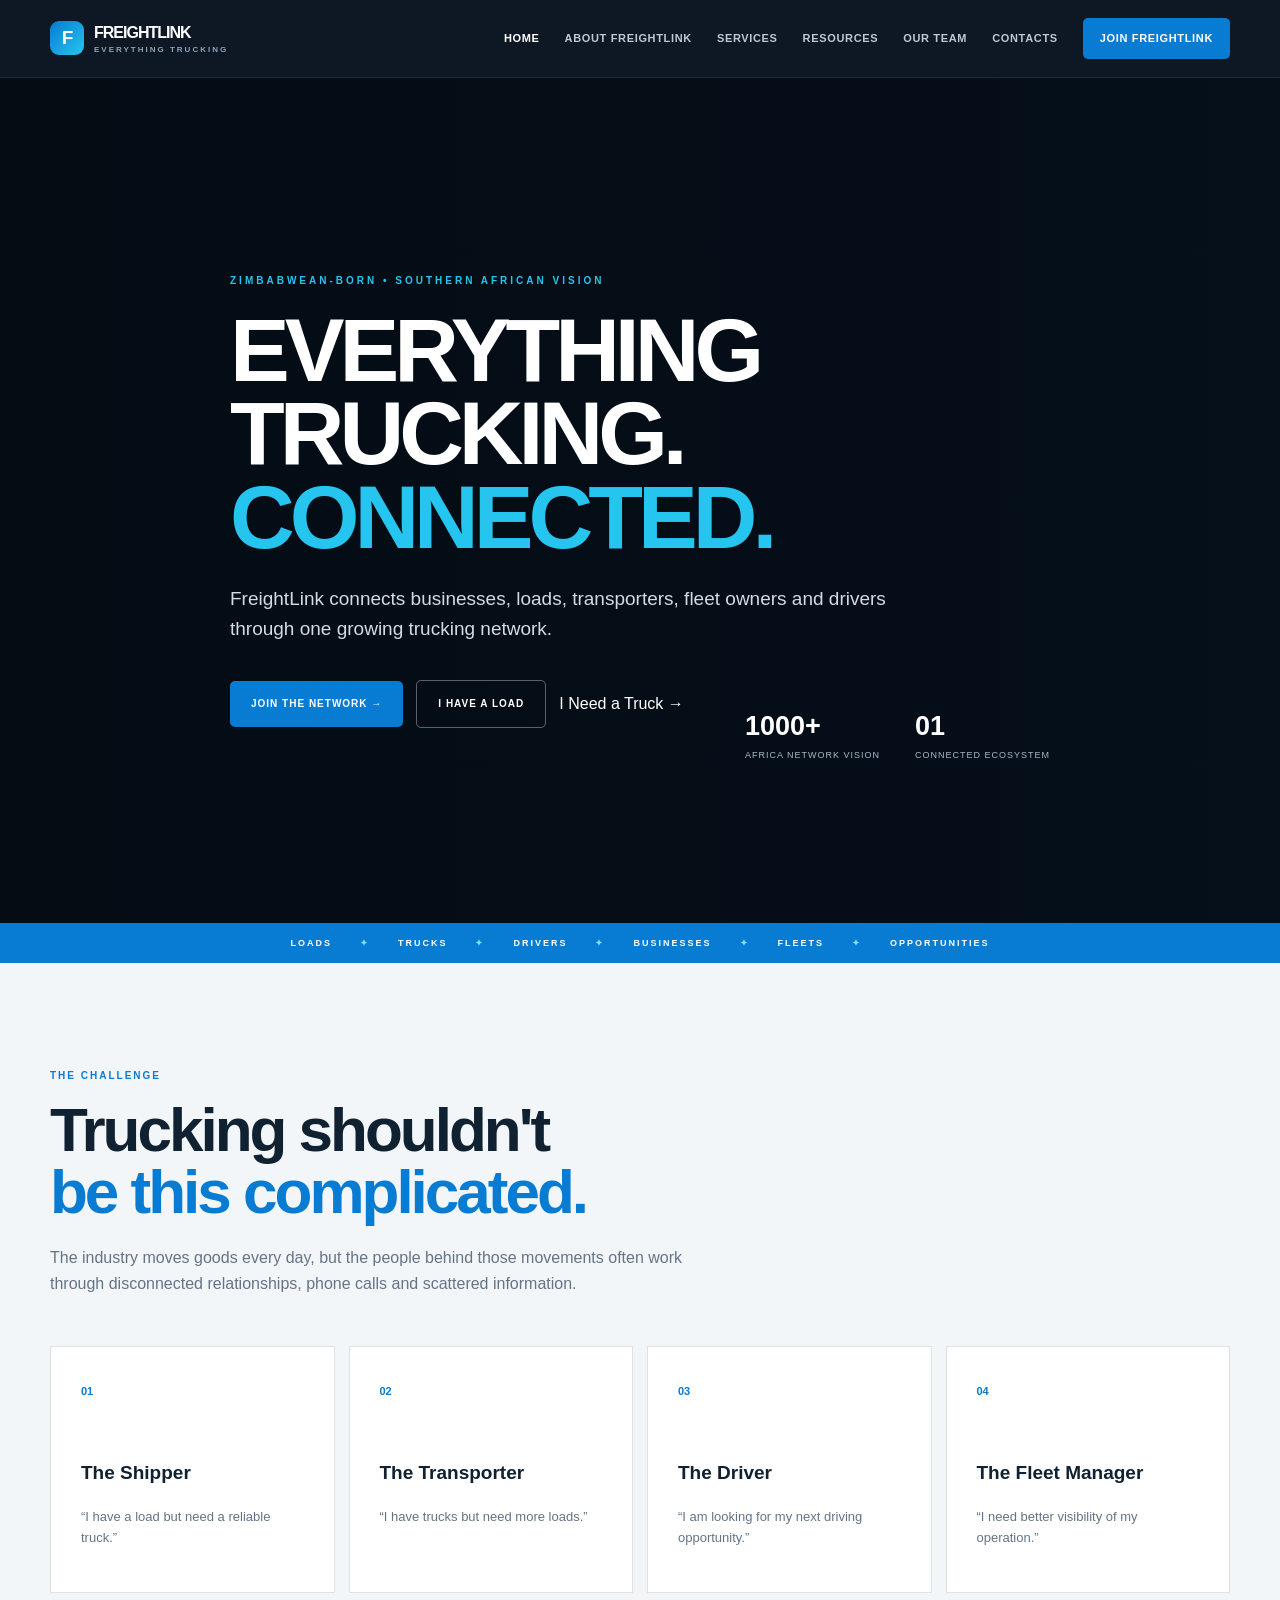
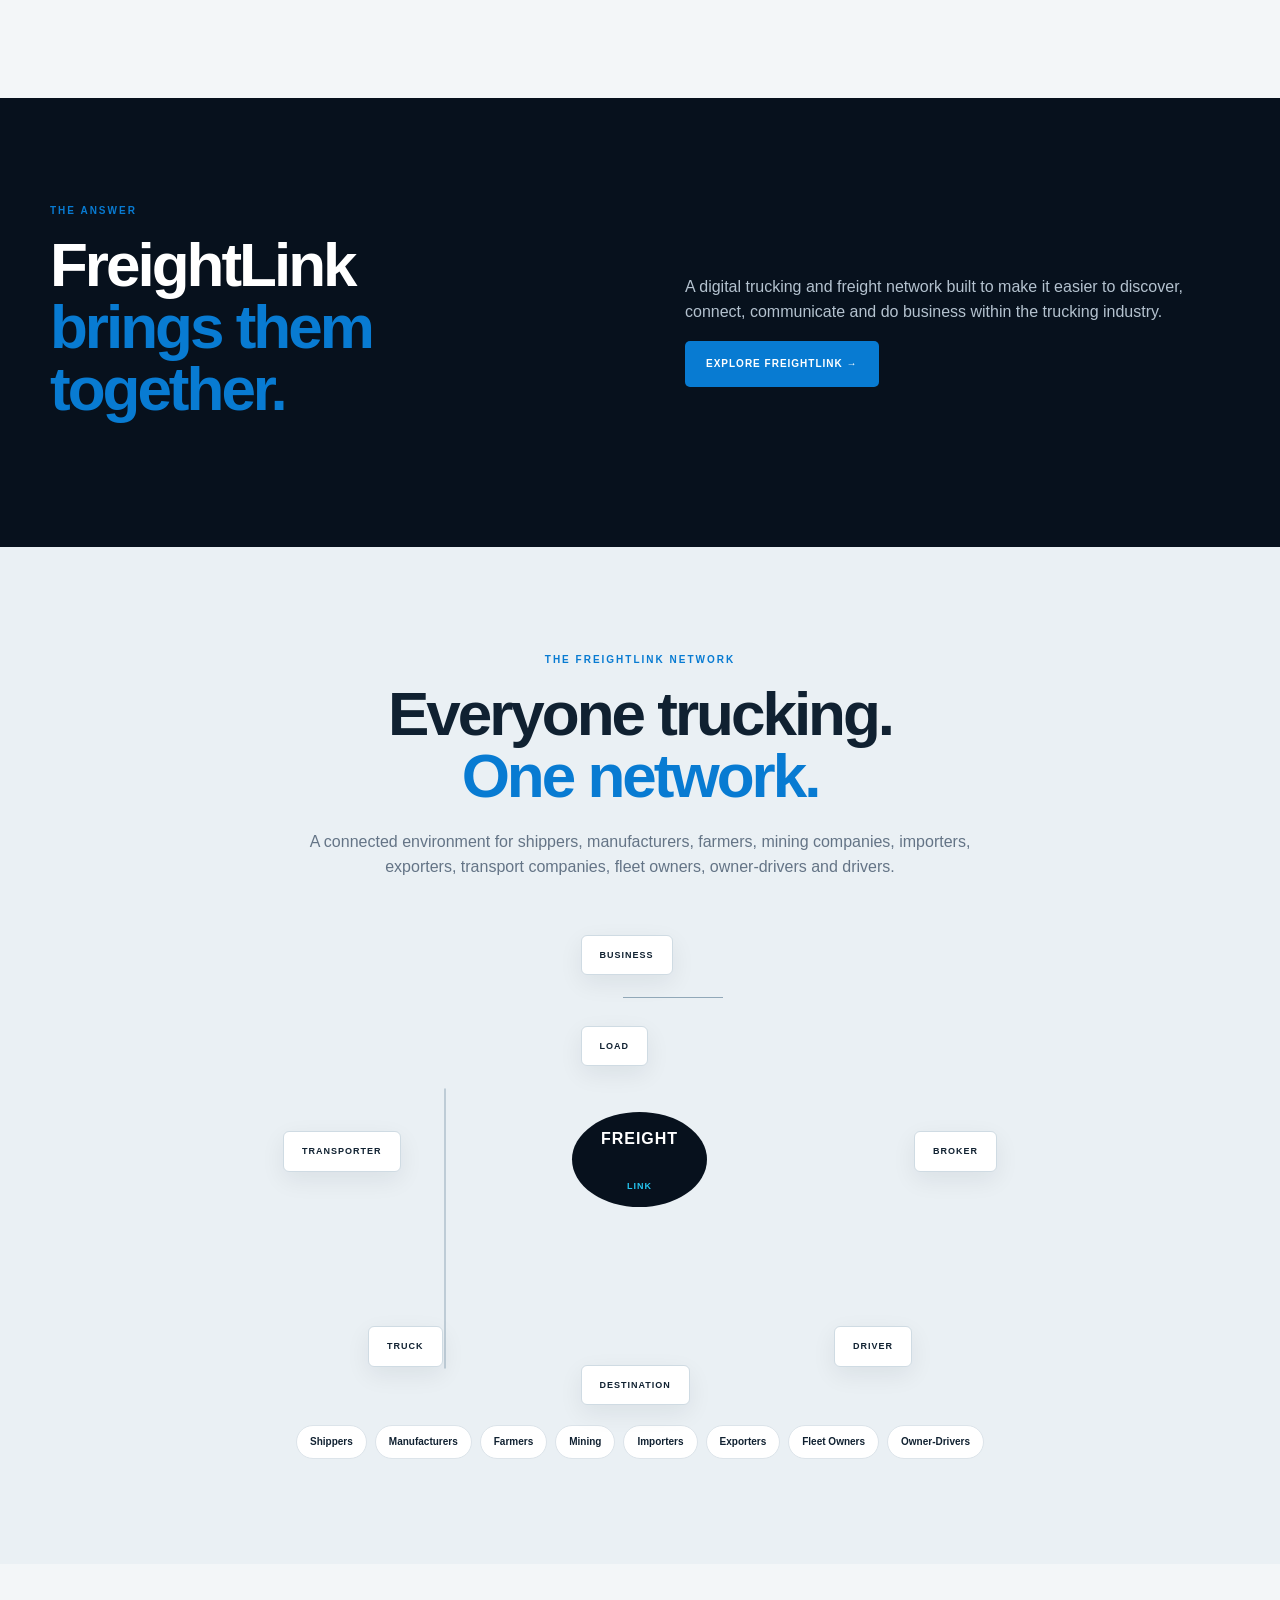
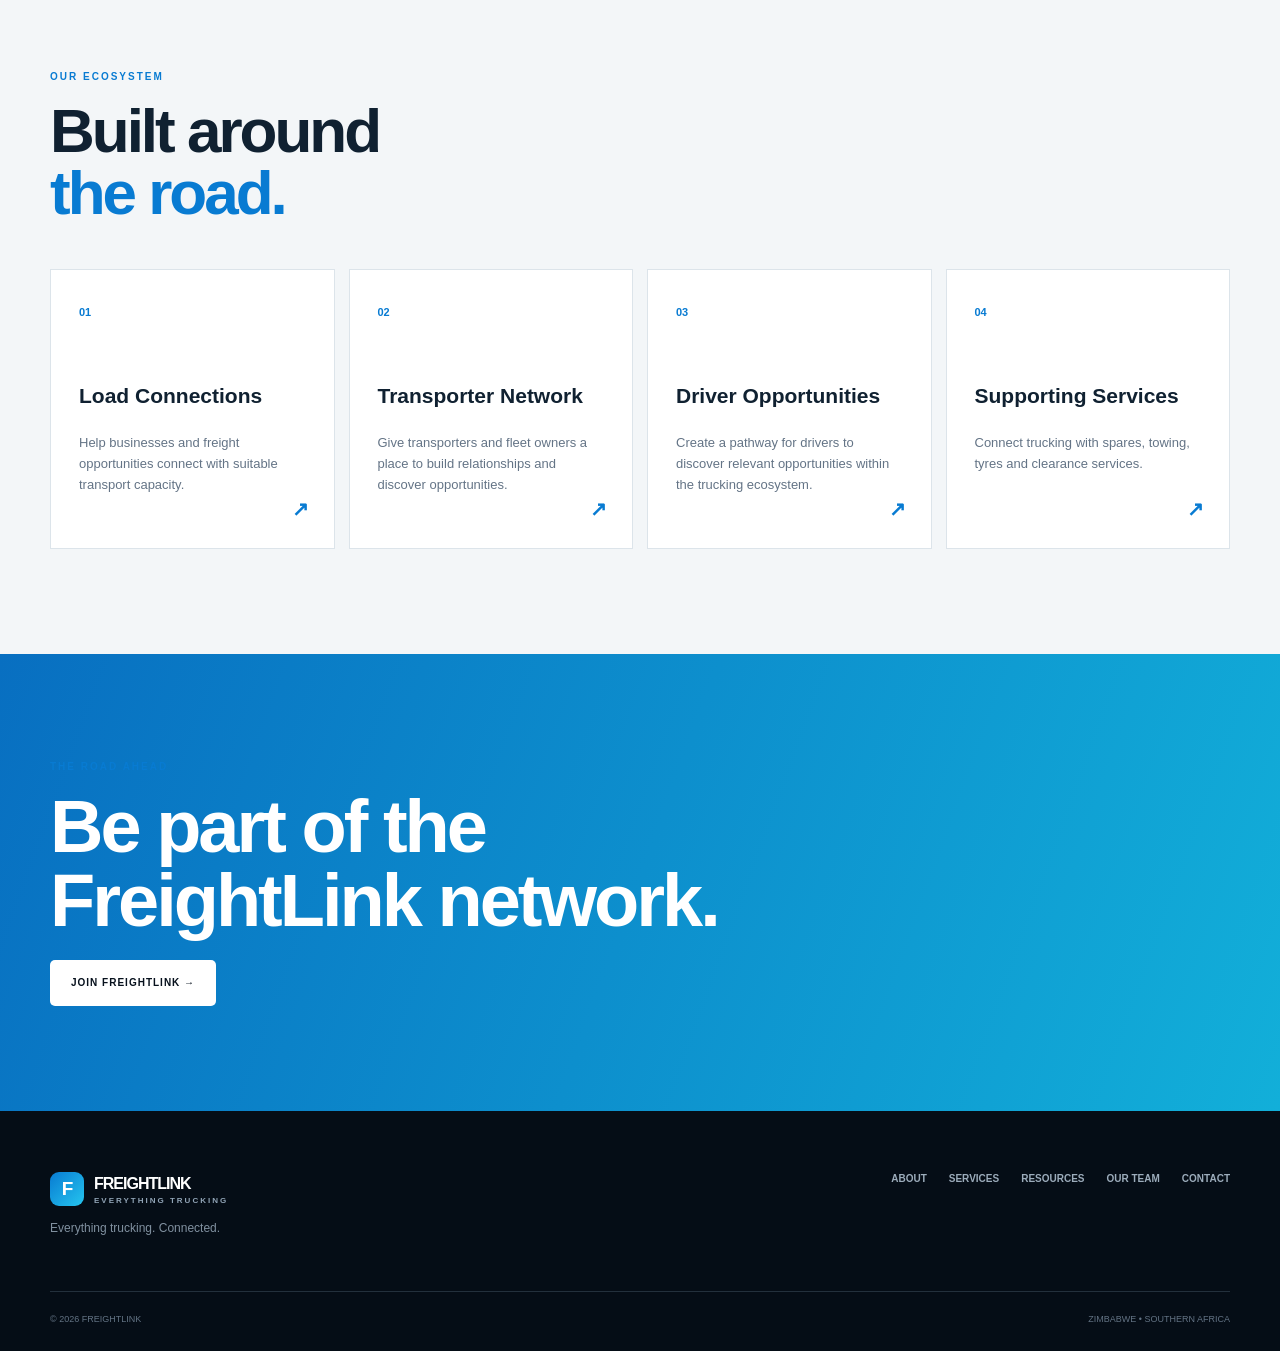
<file: index.html>
<!doctype html><html lang="en"><head><meta charset="utf-8"><meta name="viewport" content="width=device-width,initial-scale=1"><meta name="description" content="FreightLink — Everything Trucking. Connected."><title>FreightLink | Home</title><link rel="stylesheet" href="style.css"></head><body><header><a class="logo" href="index.html"><span class="logo-mark">F</span><span>FREIGHTLINK<small>EVERYTHING TRUCKING</small></span></a><button class="menu">☰</button><nav><a class="active" href="index.html">Home</a><a href="about.html">About FreightLink</a><a href="services.html">Services</a><a href="resources.html">Resources</a><a href="team.html">Our Team</a><a href="contact.html">Contacts</a><a class="join" href="contact.html">Join FreightLink</a></nav></header>
<section class="hero"><div class="hero-bg"></div><div class="wrap hero-content"><div class="tag">Zimbabwean-born • Southern African vision</div><h1>EVERYTHING TRUCKING.<br><span>CONNECTED.</span></h1><p>FreightLink connects businesses, loads, transporters, fleet owners and drivers through one growing trucking network.</p><div class="buttons"><a class="btn primary" href="contact.html">Join the Network →</a><a class="btn outline" href="contact.html">I Have a Load</a><a href="contact.html">I Need a Truck →</a></div><div class="hero-stats"><div><b>1000+</b><span>Africa Network Vision</span></div><div><b>01</b><span>Connected Ecosystem</span></div></div></div></section>
<div class="marquee"><span>LOADS</span><i>✦</i><span>TRUCKS</span><i>✦</i><span>DRIVERS</span><i>✦</i><span>BUSINESSES</span><i>✦</i><span>FLEETS</span><i>✦</i><span>OPPORTUNITIES</span></div>
<section><div class="wrap"><span class="eyebrow">THE CHALLENGE</span><h2>Trucking shouldn't<br><em>be this complicated.</em></h2><p class="lead">The industry moves goods every day, but the people behind those movements often work through disconnected relationships, phone calls and scattered information.</p><div class="problem-grid"><article class="problem-card"><span class="number">01</span><h3>The Shipper</h3><p>“I have a load but need a reliable truck.”</p></article><article class="problem-card"><span class="number">02</span><h3>The Transporter</h3><p>“I have trucks but need more loads.”</p></article><article class="problem-card"><span class="number">03</span><h3>The Driver</h3><p>“I am looking for my next driving opportunity.”</p></article><article class="problem-card"><span class="number">04</span><h3>The Fleet Manager</h3><p>“I need better visibility of my operation.”</p></article></div></div></section>
<section class="dark"><div class="wrap split"><div><span class="eyebrow">THE ANSWER</span><h2>FreightLink<br><em>brings them together.</em></h2></div><div><p class="lead">A digital trucking and freight network built to make it easier to discover, connect, communicate and do business within the trucking industry.</p><a class="btn primary" href="about.html">Explore FreightLink →</a></div></div></section>
<section class="network"><div class="wrap"><div style="text-align:center"><span class="eyebrow">THE FREIGHTLINK NETWORK</span><h2>Everyone trucking.<br><em>One network.</em></h2><p class="lead" style="margin:auto">A connected environment for shippers, manufacturers, farmers, mining companies, importers, exporters, transport companies, fleet owners, owner-drivers and drivers.</p></div><div class="network-map"><div class="node a">BUSINESS</div><div class="node b">LOAD</div><div class="node c">TRANSPORTER</div><div class="node d">BROKER</div><div class="node e">TRUCK</div><div class="node f">DRIVER</div><div class="node g">DESTINATION</div><div class="core">FREIGHT<br><span>LINK</span></div><div class="connector c1"></div><div class="connector c2"></div></div><div class="pills"><span class="pill">Shippers</span><span class="pill">Manufacturers</span><span class="pill">Farmers</span><span class="pill">Mining</span><span class="pill">Importers</span><span class="pill">Exporters</span><span class="pill">Fleet Owners</span><span class="pill">Owner-Drivers</span></div></div></section>
<section><div class="wrap"><span class="eyebrow">OUR ECOSYSTEM</span><h2>Built around<br><em>the road.</em></h2><div class="services"><a class="service" href="services.html"><span class="number">01</span><h3>Load Connections</h3><p>Help businesses and freight opportunities connect with suitable transport capacity.</p><b>↗</b></a><a class="service" href="services.html"><span class="number">02</span><h3>Transporter Network</h3><p>Give transporters and fleet owners a place to build relationships and discover opportunities.</p><b>↗</b></a><a class="service" href="services.html"><span class="number">03</span><h3>Driver Opportunities</h3><p>Create a pathway for drivers to discover relevant opportunities within the trucking ecosystem.</p><b>↗</b></a><a class="service" href="services.html"><span class="number">04</span><h3>Supporting Services</h3><p>Connect trucking with spares, towing, tyres and clearance services.</p><b>↗</b></a></div></div></section>
<section class="banner"><div class="wrap"><span class="eyebrow">THE ROAD AHEAD</span><h2>Be part of the<br><em>FreightLink network.</em></h2><a class="btn white" href="contact.html">Join FreightLink →</a></div></section>
<footer><div class="wrap foot-top"><div><a class="logo" href="index.html"><span class="logo-mark">F</span><span>FREIGHTLINK<small>EVERYTHING TRUCKING</small></span></a><p style="color:#8191a0;font-size:12px">Everything trucking. Connected.</p></div><div class="foot-links"><a href="about.html">About</a><a href="services.html">Services</a><a href="resources.html">Resources</a><a href="team.html">Our Team</a><a href="contact.html">Contact</a></div></div><div class="wrap foot-bottom"><span>© 2026 FreightLink</span><span>Zimbabwe • Southern Africa</span></div></footer><script src="main.js"></script></body></html>
</file>
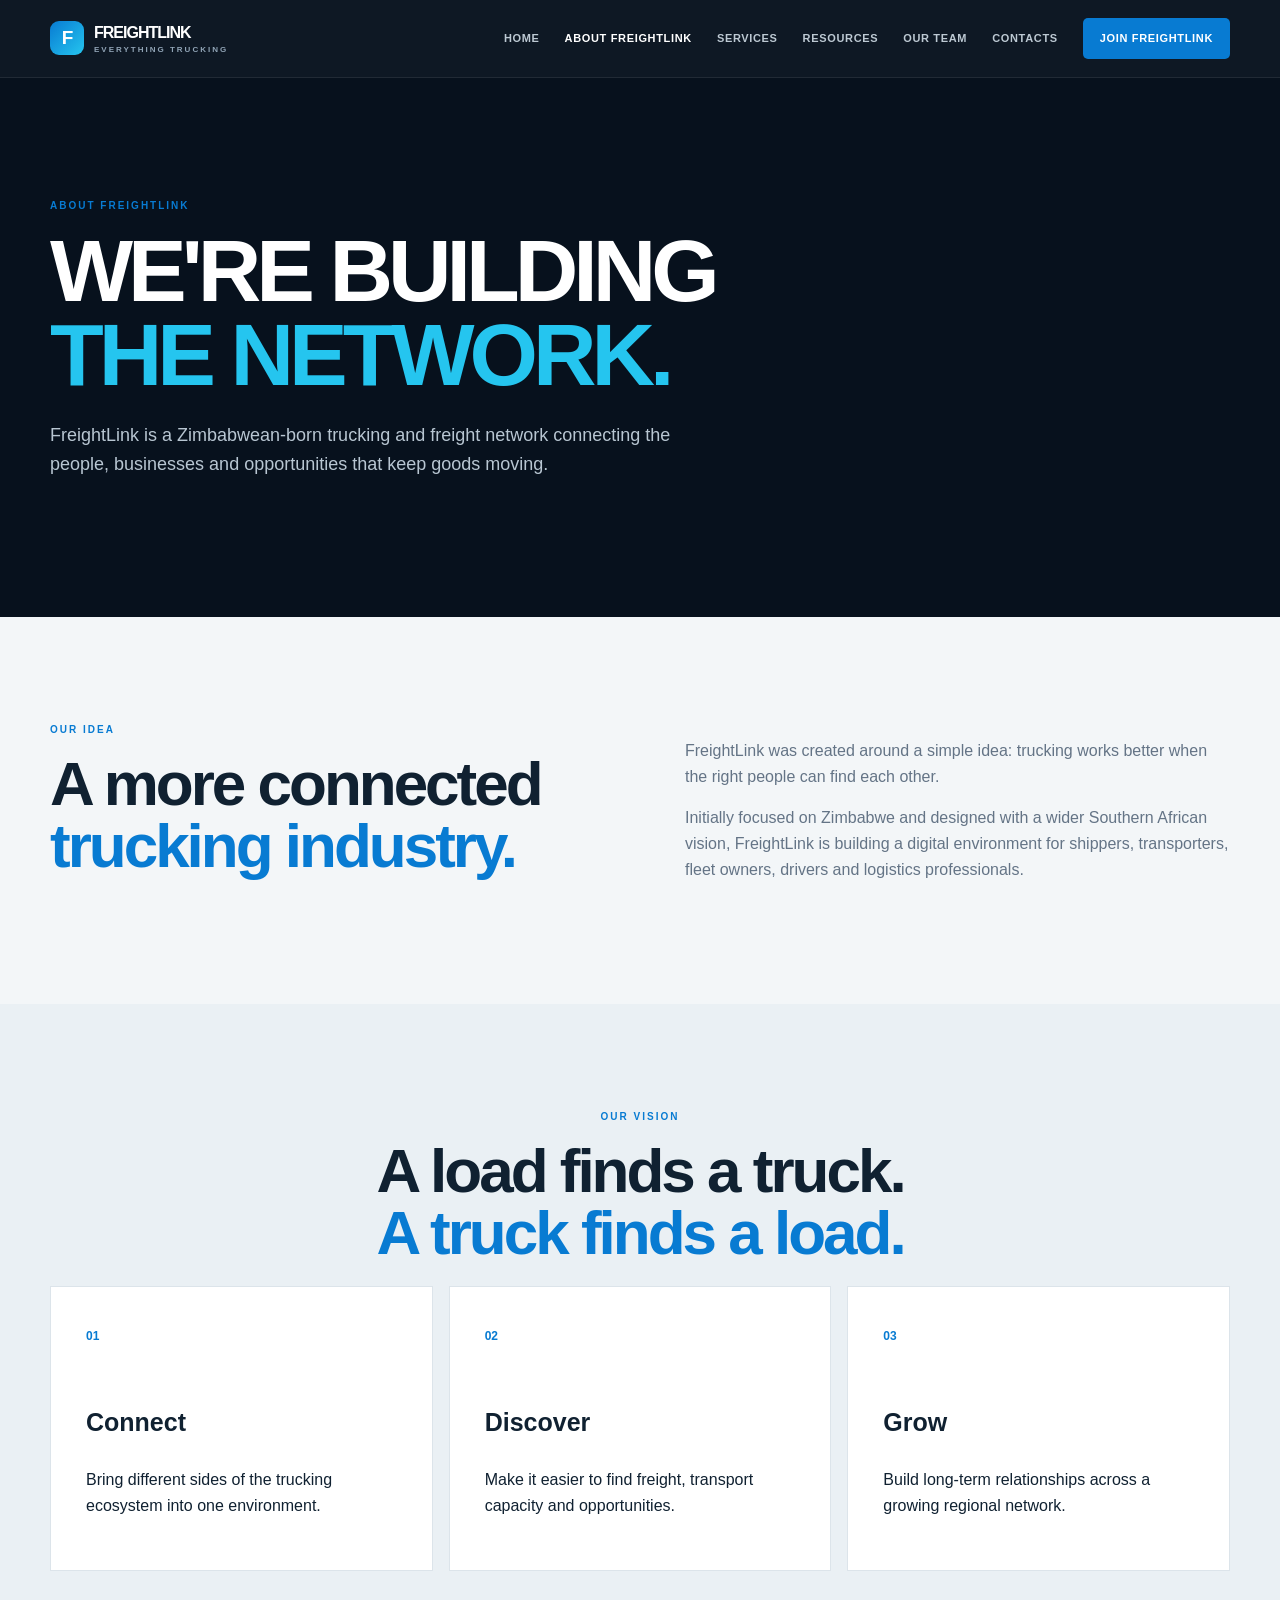
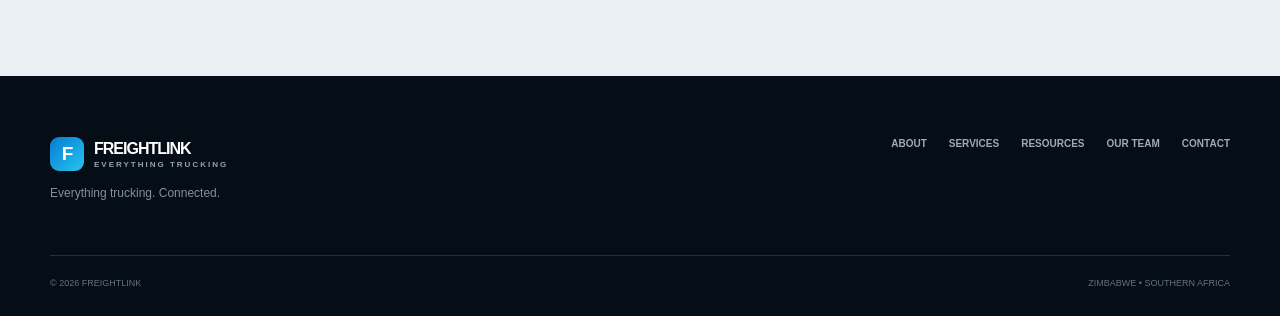
<file: about.html>
<!doctype html><html lang="en"><head><meta charset="utf-8"><meta name="viewport" content="width=device-width,initial-scale=1"><meta name="description" content="FreightLink — Everything Trucking. Connected."><title>FreightLink | ABOUT FREIGHTLINK</title><link rel="stylesheet" href="style.css"></head><body><header><a class="logo" href="index.html"><span class="logo-mark">F</span><span>FREIGHTLINK<small>EVERYTHING TRUCKING</small></span></a><button class="menu">☰</button><nav><a href="index.html">Home</a><a class="active" href="about.html">About FreightLink</a><a href="services.html">Services</a><a href="resources.html">Resources</a><a href="team.html">Our Team</a><a href="contact.html">Contacts</a><a class="join" href="contact.html">Join FreightLink</a></nav></header><section class="page-hero"><div class="wrap"><span class="eyebrow">ABOUT FREIGHTLINK</span><h1>WE'RE BUILDING<br><span>THE NETWORK.</span></h1><p>FreightLink is a Zimbabwean-born trucking and freight network connecting the people, businesses and opportunities that keep goods moving.</p></div></section><section><div class="wrap split"><div><span class="eyebrow">OUR IDEA</span><h2>A more connected<br><em>trucking industry.</em></h2></div><div><p class="lead">FreightLink was created around a simple idea: trucking works better when the right people can find each other.</p><p class="lead">Initially focused on Zimbabwe and designed with a wider Southern African vision, FreightLink is building a digital environment for shippers, transporters, fleet owners, drivers and logistics professionals.</p></div></div></section><section class="network"><div class="wrap"><div style="text-align:center"><span class="eyebrow">OUR VISION</span><h2>A load finds a truck.<br><em>A truck finds a load.</em></h2></div><div class="cards3"><div class="info-card"><strong>01</strong><h3>Connect</h3><p>Bring different sides of the trucking ecosystem into one environment.</p></div><div class="info-card"><strong>02</strong><h3>Discover</h3><p>Make it easier to find freight, transport capacity and opportunities.</p></div><div class="info-card"><strong>03</strong><h3>Grow</h3><p>Build long-term relationships across a growing regional network.</p></div></div></div></section><footer><div class="wrap foot-top"><div><a class="logo" href="index.html"><span class="logo-mark">F</span><span>FREIGHTLINK<small>EVERYTHING TRUCKING</small></span></a><p style="color:#8191a0;font-size:12px">Everything trucking. Connected.</p></div><div class="foot-links"><a href="about.html">About</a><a href="services.html">Services</a><a href="resources.html">Resources</a><a href="team.html">Our Team</a><a href="contact.html">Contact</a></div></div><div class="wrap foot-bottom"><span>© 2026 FreightLink</span><span>Zimbabwe • Southern Africa</span></div></footer><script src="main.js"></script></body></html>
</file>
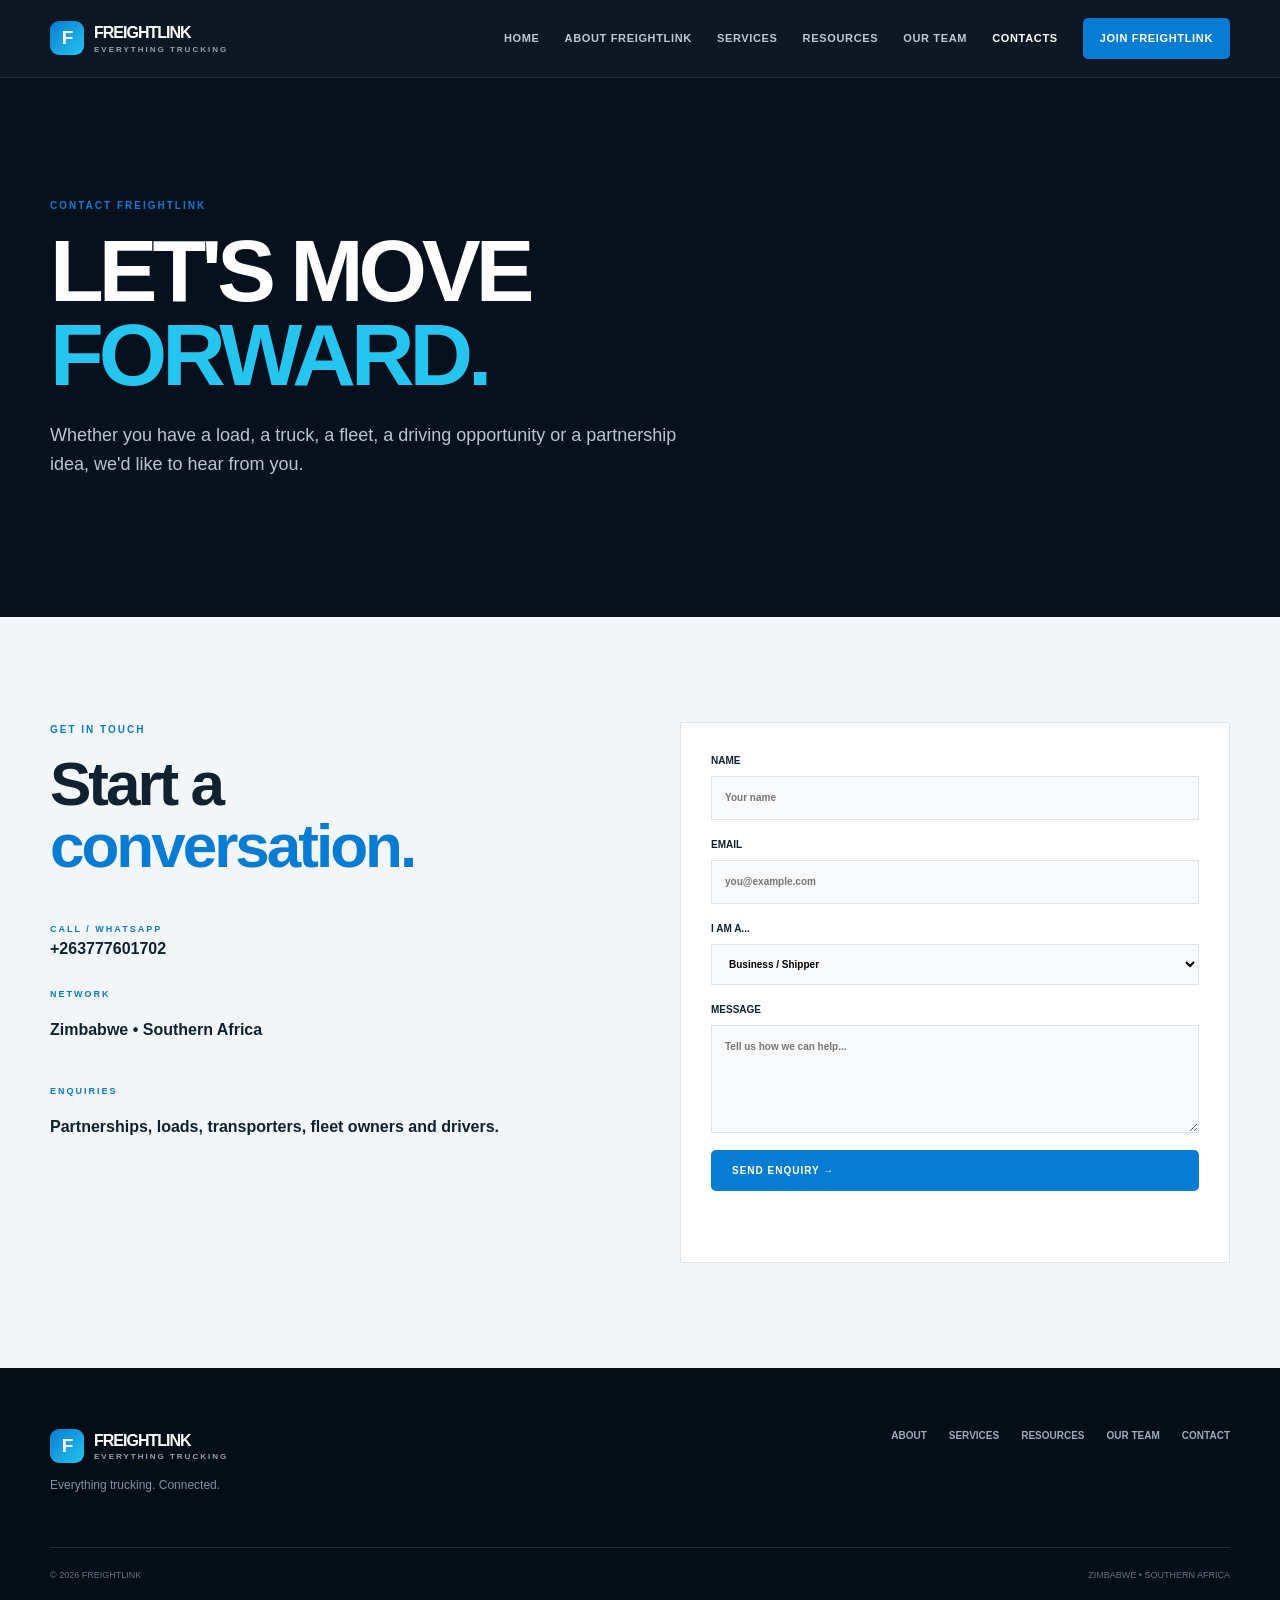
<file: contact.html>
<!doctype html><html lang="en"><head><meta charset="utf-8"><meta name="viewport" content="width=device-width,initial-scale=1"><meta name="description" content="FreightLink — Everything Trucking. Connected."><title>FreightLink | CONTACT FREIGHTLINK</title><link rel="stylesheet" href="style.css"></head><body><header><a class="logo" href="index.html"><span class="logo-mark">F</span><span>FREIGHTLINK<small>EVERYTHING TRUCKING</small></span></a><button class="menu">☰</button><nav><a href="index.html">Home</a><a href="about.html">About FreightLink</a><a href="services.html">Services</a><a href="resources.html">Resources</a><a href="team.html">Our Team</a><a class="active" href="contact.html">Contacts</a><a class="join" href="contact.html">Join FreightLink</a></nav></header><section class="page-hero"><div class="wrap"><span class="eyebrow">CONTACT FREIGHTLINK</span><h1>LET'S MOVE<br><span>FORWARD.</span></h1><p>Whether you have a load, a truck, a fleet, a driving opportunity or a partnership idea, we'd like to hear from you.</p></div></section><section><div class="wrap contact"><div><span class="eyebrow">GET IN TOUCH</span><h2>Start a<br><em>conversation.</em></h2><div class="details"><div><small>CALL / WHATSAPP</small><a href="tel:+447471414930</a>+447471414930/<a href="tel:+263777601702">+263777601702</a></div><div><small>NETWORK</small><p>Zimbabwe • Southern Africa</p></div><div><small>ENQUIRIES</small><p>Partnerships, loads, transporters, fleet owners and drivers.</p></div></div></div><form class="form" onsubmit="return demoForm(event)"><label>Name<input required placeholder="Your name"></label><label>Email<input required type="email" placeholder="you@example.com"></label><label>I am a...<select><option>Business / Shipper</option><option>Transporter / Fleet Owner</option><option>Driver</option><option>Logistics Professional</option><option>Potential Partner</option></select></label><label>Message<textarea required rows="5" placeholder="Tell us how we can help..."></textarea></label><button class="btn primary">Send Enquiry →</button><p class="success"></p></form></div></section><footer><div class="wrap foot-top"><div><a class="logo" href="index.html"><span class="logo-mark">F</span><span>FREIGHTLINK<small>EVERYTHING TRUCKING</small></span></a><p style="color:#8191a0;font-size:12px">Everything trucking. Connected.</p></div><div class="foot-links"><a href="about.html">About</a><a href="services.html">Services</a><a href="resources.html">Resources</a><a href="team.html">Our Team</a><a href="contact.html">Contact</a></div></div><div class="wrap foot-bottom"><span>© 2026 FreightLink</span><span>Zimbabwe • Southern Africa</span></div></footer><script src="main.js"></script></body></html>
</file>
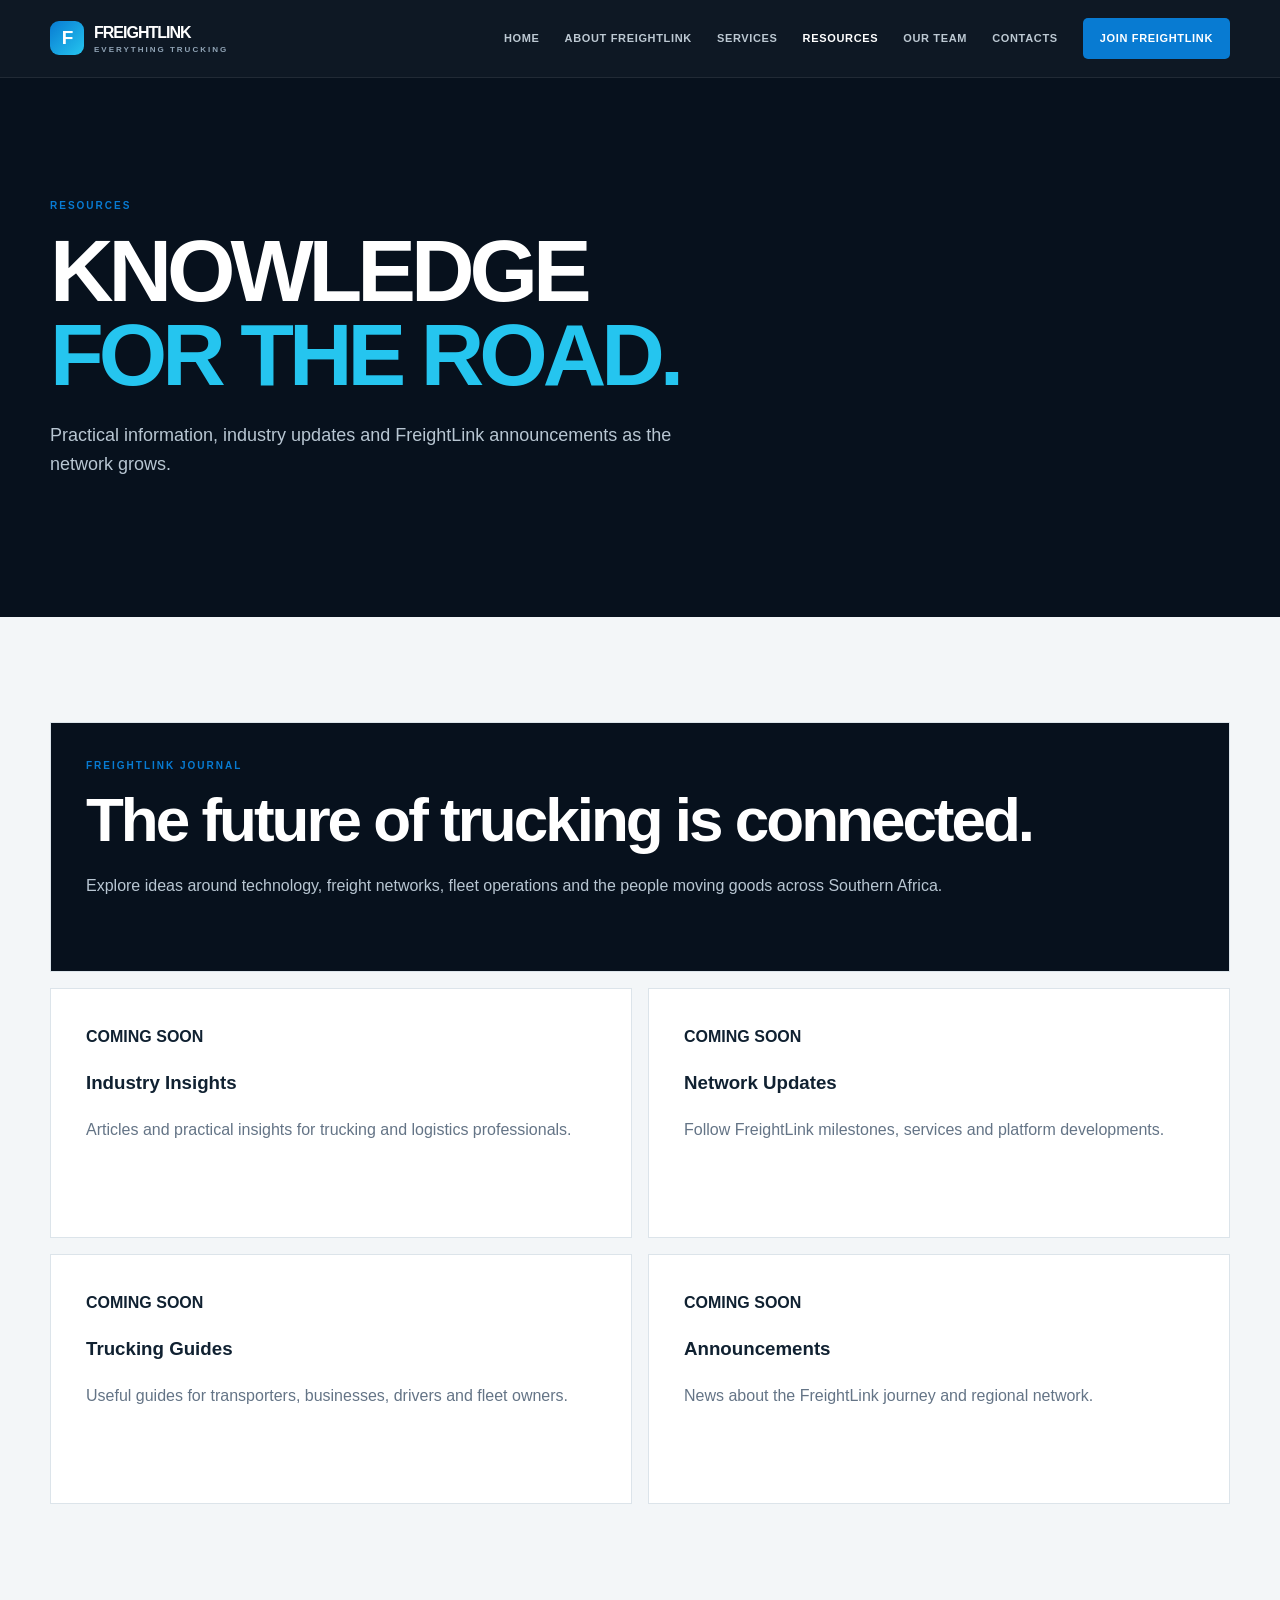
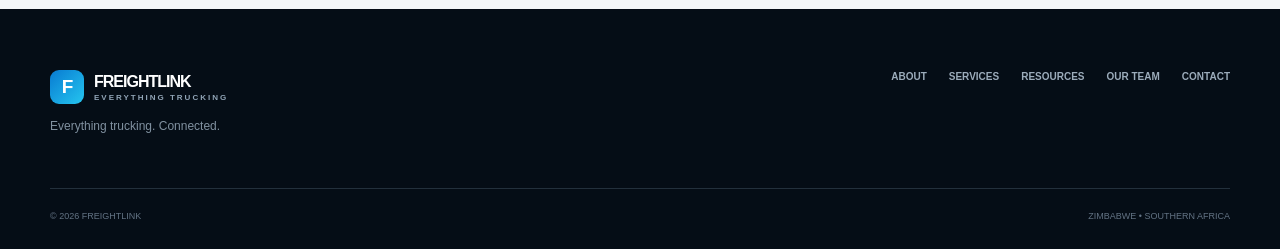
<file: resources.html>
<!doctype html><html lang="en"><head><meta charset="utf-8"><meta name="viewport" content="width=device-width,initial-scale=1"><meta name="description" content="FreightLink — Everything Trucking. Connected."><title>FreightLink | RESOURCES</title><link rel="stylesheet" href="style.css"></head><body><header><a class="logo" href="index.html"><span class="logo-mark">F</span><span>FREIGHTLINK<small>EVERYTHING TRUCKING</small></span></a><button class="menu">☰</button><nav><a href="index.html">Home</a><a href="about.html">About FreightLink</a><a href="services.html">Services</a><a class="active" href="resources.html">Resources</a><a href="team.html">Our Team</a><a href="contact.html">Contacts</a><a class="join" href="contact.html">Join FreightLink</a></nav></header><section class="page-hero"><div class="wrap"><span class="eyebrow">RESOURCES</span><h1>KNOWLEDGE<br><span>FOR THE ROAD.</span></h1><p>Practical information, industry updates and FreightLink announcements as the network grows.</p></div></section><section><div class="wrap resources"><article class="resource feature"><span class="eyebrow">FREIGHTLINK JOURNAL</span><h2>The future of trucking is connected.</h2><p>Explore ideas around technology, freight networks, fleet operations and the people moving goods across Southern Africa.</p></article><article class="resource"><strong>COMING SOON</strong><h3>Industry Insights</h3><p>Articles and practical insights for trucking and logistics professionals.</p></article><article class="resource"><strong>COMING SOON</strong><h3>Network Updates</h3><p>Follow FreightLink milestones, services and platform developments.</p></article><article class="resource"><strong>COMING SOON</strong><h3>Trucking Guides</h3><p>Useful guides for transporters, businesses, drivers and fleet owners.</p></article><article class="resource"><strong>COMING SOON</strong><h3>Announcements</h3><p>News about the FreightLink journey and regional network.</p></article></div></section><footer><div class="wrap foot-top"><div><a class="logo" href="index.html"><span class="logo-mark">F</span><span>FREIGHTLINK<small>EVERYTHING TRUCKING</small></span></a><p style="color:#8191a0;font-size:12px">Everything trucking. Connected.</p></div><div class="foot-links"><a href="about.html">About</a><a href="services.html">Services</a><a href="resources.html">Resources</a><a href="team.html">Our Team</a><a href="contact.html">Contact</a></div></div><div class="wrap foot-bottom"><span>© 2026 FreightLink</span><span>Zimbabwe • Southern Africa</span></div></footer><script src="main.js"></script></body></html>
</file>
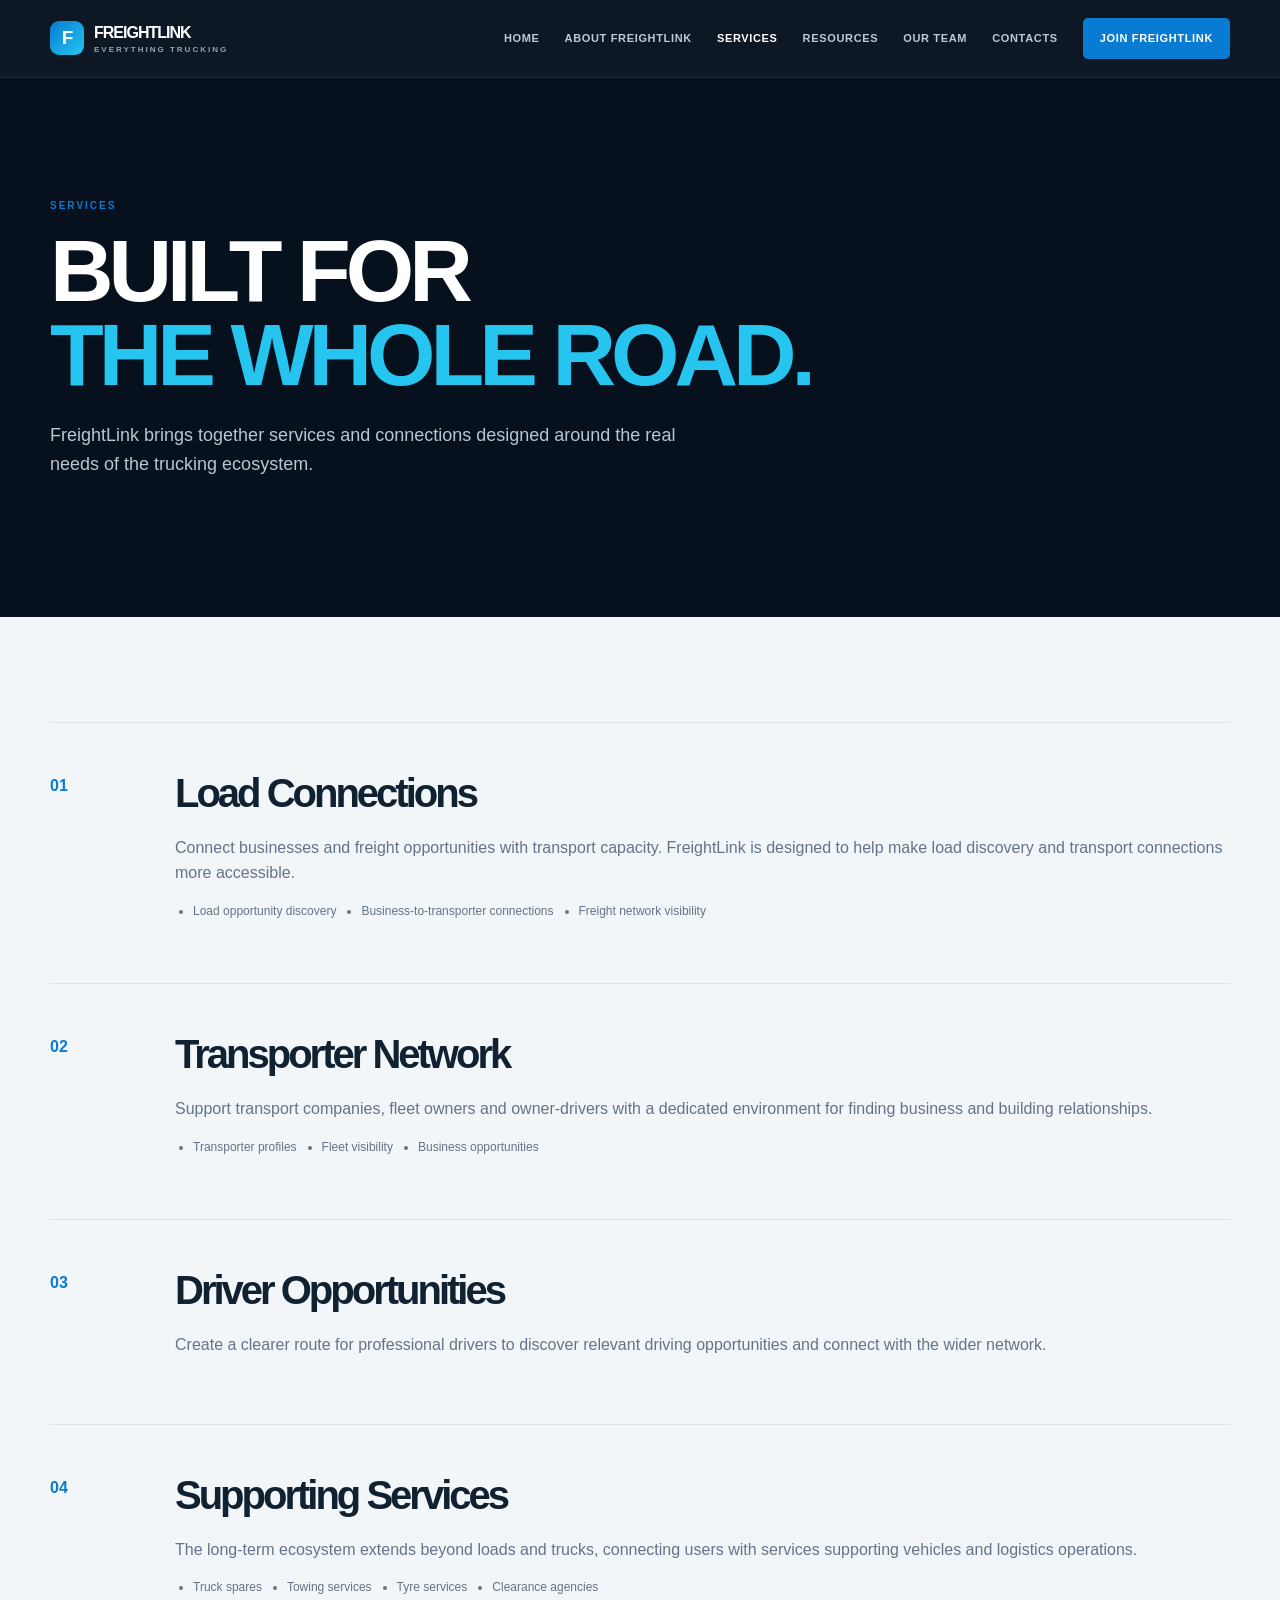
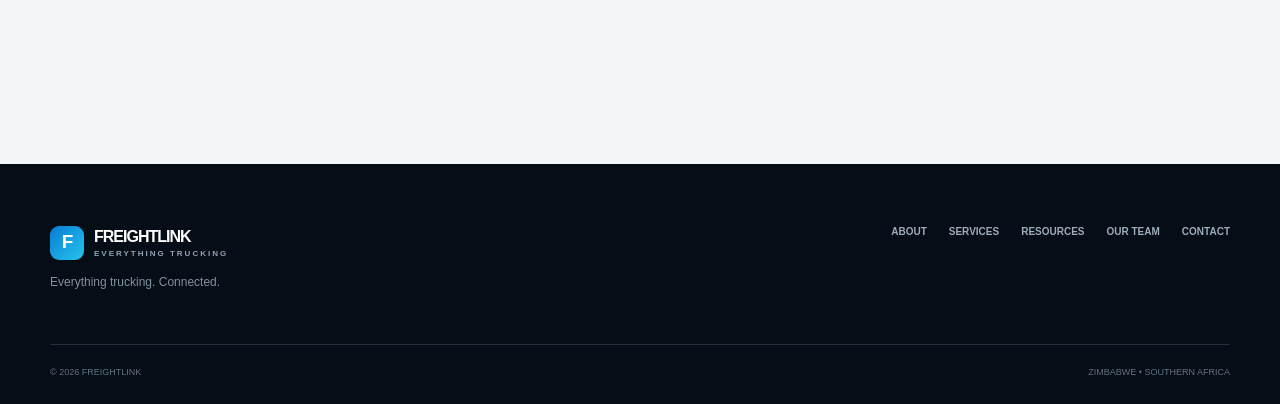
<file: services.html>
<!doctype html><html lang="en"><head><meta charset="utf-8"><meta name="viewport" content="width=device-width,initial-scale=1"><meta name="description" content="FreightLink — Everything Trucking. Connected."><title>FreightLink | SERVICES</title><link rel="stylesheet" href="style.css"></head><body><header><a class="logo" href="index.html"><span class="logo-mark">F</span><span>FREIGHTLINK<small>EVERYTHING TRUCKING</small></span></a><button class="menu">☰</button><nav><a href="index.html">Home</a><a href="about.html">About FreightLink</a><a class="active" href="services.html">Services</a><a href="resources.html">Resources</a><a href="team.html">Our Team</a><a href="contact.html">Contacts</a><a class="join" href="contact.html">Join FreightLink</a></nav></header><section class="page-hero"><div class="wrap"><span class="eyebrow">SERVICES</span><h1>BUILT FOR<br><span>THE WHOLE ROAD.</span></h1><p>FreightLink brings together services and connections designed around the real needs of the trucking ecosystem.</p></div></section><section><div class="wrap rows"><article><span>01</span><div><h2>Load Connections</h2><p>Connect businesses and freight opportunities with transport capacity. FreightLink is designed to help make load discovery and transport connections more accessible.</p><ul><li>Load opportunity discovery</li><li>Business-to-transporter connections</li><li>Freight network visibility</li></ul></div></article><article><span>02</span><div><h2>Transporter Network</h2><p>Support transport companies, fleet owners and owner-drivers with a dedicated environment for finding business and building relationships.</p><ul><li>Transporter profiles</li><li>Fleet visibility</li><li>Business opportunities</li></ul></div></article><article><span>03</span><div><h2>Driver Opportunities</h2><p>Create a clearer route for professional drivers to discover relevant driving opportunities and connect with the wider network.</p></div></article><article><span>04</span><div><h2>Supporting Services</h2><p>The long-term ecosystem extends beyond loads and trucks, connecting users with services supporting vehicles and logistics operations.</p><ul><li>Truck spares</li><li>Towing services</li><li>Tyre services</li><li>Clearance agencies</li></ul></div></article></div></section><footer><div class="wrap foot-top"><div><a class="logo" href="index.html"><span class="logo-mark">F</span><span>FREIGHTLINK<small>EVERYTHING TRUCKING</small></span></a><p style="color:#8191a0;font-size:12px">Everything trucking. Connected.</p></div><div class="foot-links"><a href="about.html">About</a><a href="services.html">Services</a><a href="resources.html">Resources</a><a href="team.html">Our Team</a><a href="contact.html">Contact</a></div></div><div class="wrap foot-bottom"><span>© 2026 FreightLink</span><span>Zimbabwe • Southern Africa</span></div></footer><script src="main.js"></script></body></html>
</file>
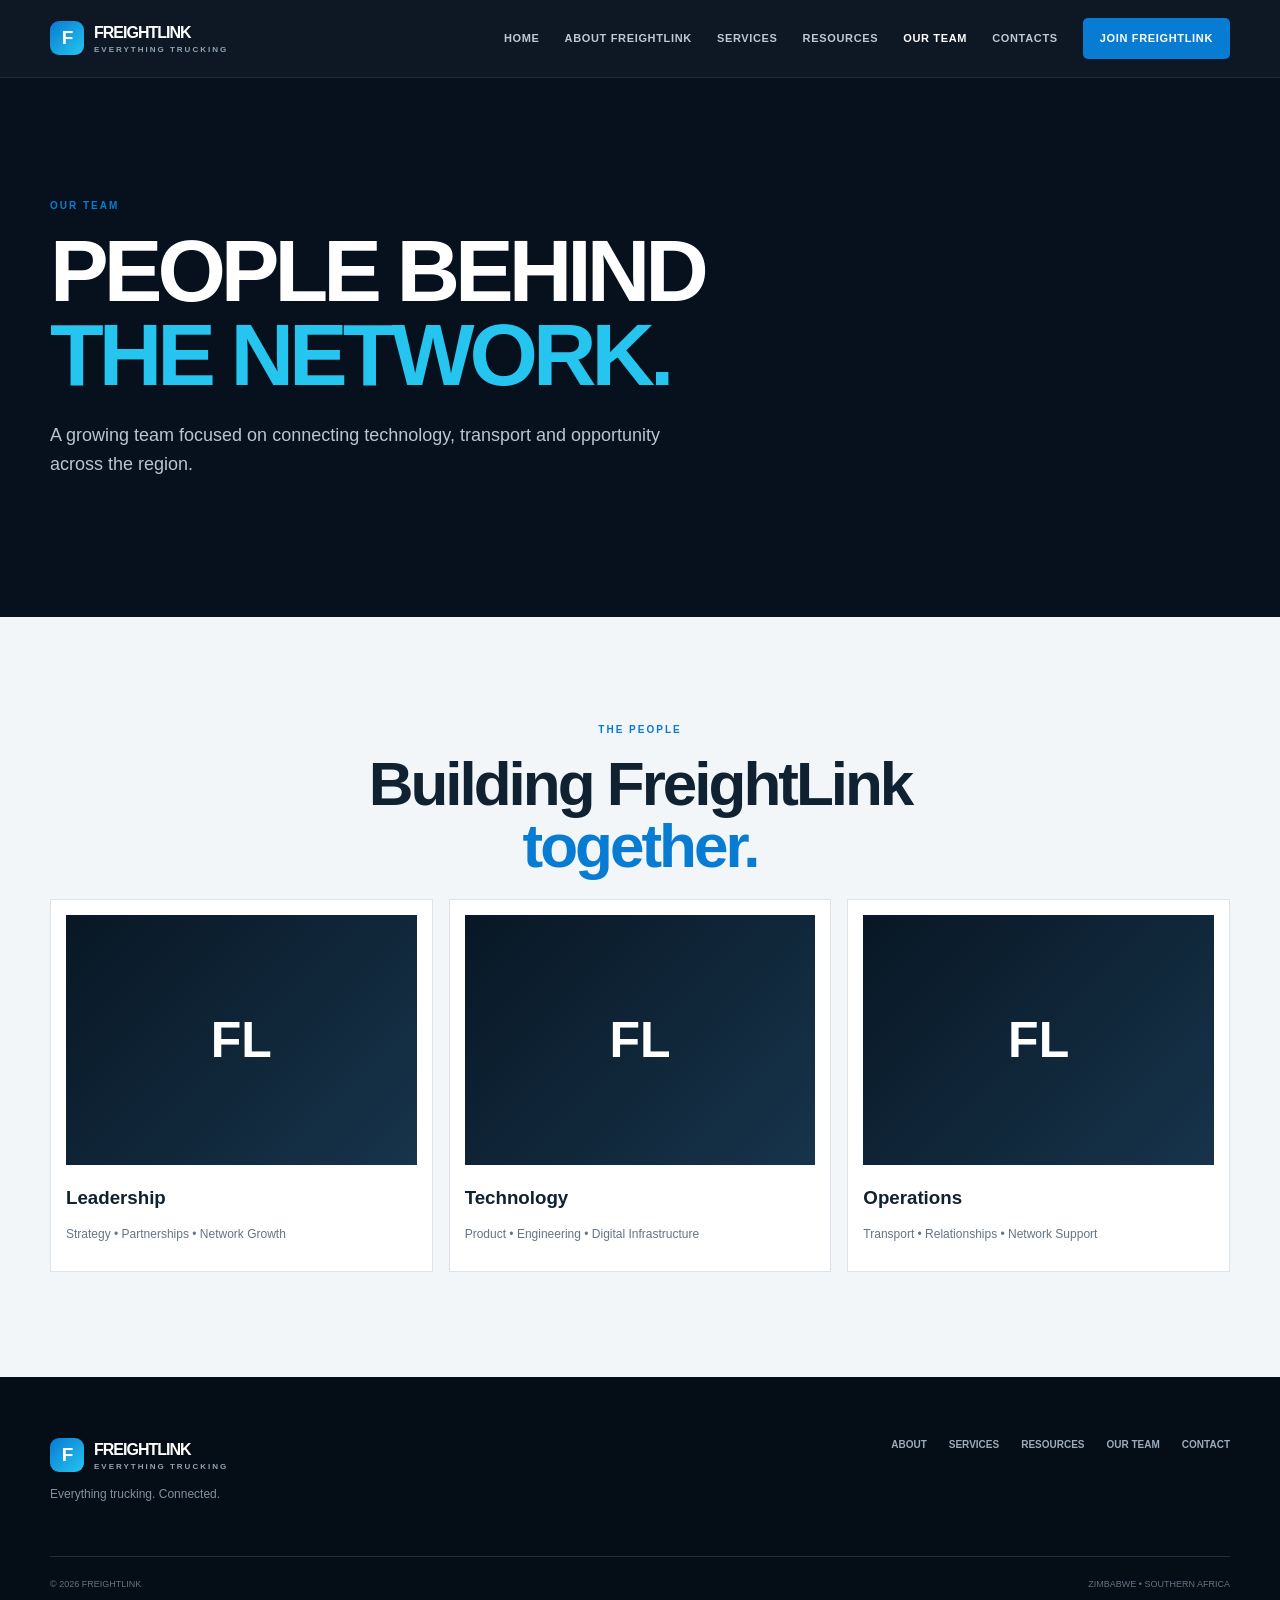
<file: team.html>
<!doctype html><html lang="en"><head><meta charset="utf-8"><meta name="viewport" content="width=device-width,initial-scale=1"><meta name="description" content="FreightLink — Everything Trucking. Connected."><title>FreightLink | OUR TEAM</title><link rel="stylesheet" href="style.css"></head><body><header><a class="logo" href="index.html"><span class="logo-mark">F</span><span>FREIGHTLINK<small>EVERYTHING TRUCKING</small></span></a><button class="menu">☰</button><nav><a href="index.html">Home</a><a href="about.html">About FreightLink</a><a href="services.html">Services</a><a href="resources.html">Resources</a><a class="active" href="team.html">Our Team</a><a href="contact.html">Contacts</a><a class="join" href="contact.html">Join FreightLink</a></nav></header><section class="page-hero"><div class="wrap"><span class="eyebrow">OUR TEAM</span><h1>PEOPLE BEHIND<br><span>THE NETWORK.</span></h1><p>A growing team focused on connecting technology, transport and opportunity across the region.</p></div></section><section><div class="wrap"><div style="text-align:center"><span class="eyebrow">THE PEOPLE</span><h2>Building FreightLink<br><em>together.</em></h2></div><div class="team"><article class="person"><div class="avatar">FL</div><h3>Leadership</h3><p>Strategy • Partnerships • Network Growth</p></article><article class="person"><div class="avatar">FL</div><h3>Technology</h3><p>Product • Engineering • Digital Infrastructure</p></article><article class="person"><div class="avatar">FL</div><h3>Operations</h3><p>Transport • Relationships • Network Support</p></article></div></div></section><footer><div class="wrap foot-top"><div><a class="logo" href="index.html"><span class="logo-mark">F</span><span>FREIGHTLINK<small>EVERYTHING TRUCKING</small></span></a><p style="color:#8191a0;font-size:12px">Everything trucking. Connected.</p></div><div class="foot-links"><a href="about.html">About</a><a href="services.html">Services</a><a href="resources.html">Resources</a><a href="team.html">Our Team</a><a href="contact.html">Contact</a></div></div><div class="wrap foot-bottom"><span>© 2026 FreightLink</span><span>Zimbabwe • Southern Africa</span></div></footer><script src="main.js"></script></body></html>
</file>
<file: style.css>
:root{--navy:#07111d;--navy2:#0b1c2d;--blue:#087bd2;--cyan:#25c5ef;--white:#fff;--bg:#f3f6f8;--text:#102131;--muted:#647486;--line:#dce4ea}
*{box-sizing:border-box}html{scroll-behavior:smooth}body{margin:0;font-family:Arial,Helvetica,sans-serif;background:var(--bg);color:var(--text);line-height:1.6}a{text-decoration:none;color:inherit}.wrap{width:min(1180px,calc(100% - 40px));margin:auto}
header{height:78px;background:rgba(7,17,29,.97);color:#fff;display:flex;align-items:center;justify-content:space-between;padding:0 max(20px,calc((100% - 1180px)/2));position:sticky;top:0;z-index:50;border-bottom:1px solid rgba(255,255,255,.08)}
.logo{display:flex;align-items:center;gap:10px;font-weight:900;letter-spacing:-1px}.logo-mark{width:34px;height:34px;border-radius:9px;background:linear-gradient(135deg,var(--blue),var(--cyan));display:grid;place-items:center;color:#fff;font-size:19px}.logo small{display:block;font-size:8px;letter-spacing:2px;color:#91a4b6;margin-top:-2px}
nav{display:flex;align-items:center;gap:25px;font-size:11px;font-weight:800;text-transform:uppercase;letter-spacing:.06em}nav a{color:#bdc9d3}nav a:hover,nav a.active{color:#fff}nav .join{background:var(--blue);padding:12px 17px;border-radius:5px;color:#fff}.menu{display:none;background:none;border:0;color:#fff;font-size:25px}
.hero{min-height:calc(100vh - 78px);color:#fff;position:relative;display:flex;align-items:center;overflow:hidden;background:#06111d}
.hero-bg{position:absolute;inset:0;background:linear-gradient(90deg,rgba(4,12,20,.96) 0%,rgba(4,12,20,.72) 48%,rgba(4,12,20,.3) 100%),url("https://images.unsplash.com/photo-1519003722824-194d4455a60c?auto=format&fit=crop&w=2000&q=90") center/cover}
.hero-content{position:relative;padding:90px 0;max-width:820px}.tag{font-size:10px;letter-spacing:3px;font-weight:900;color:var(--cyan);text-transform:uppercase;margin-bottom:20px}.hero h1{font-size:clamp(48px,7vw,92px);line-height:.93;letter-spacing:-5px;margin:0 0 25px}.hero h1 span{color:var(--cyan)}.hero p{font-size:19px;color:#d1dce5;max-width:670px}.buttons{display:flex;gap:13px;align-items:center;flex-wrap:wrap;margin-top:35px}.btn{padding:15px 21px;border-radius:5px;font-size:10px;font-weight:900;text-transform:uppercase;letter-spacing:1px;display:inline-flex;gap:20px}.primary{background:var(--blue);color:#fff}.outline{border:1px solid rgba(255,255,255,.35);color:#fff}.hero-stats{position:absolute;right:0;bottom:55px;display:flex;gap:35px}.hero-stats b{font-size:27px}.hero-stats span{display:block;color:#aab8c5;font-size:9px;text-transform:uppercase;letter-spacing:1px}
.marquee{background:var(--blue);color:#fff;display:flex;justify-content:center;gap:28px;padding:13px;overflow:hidden;font-size:9px;font-weight:900;letter-spacing:2px}.marquee i{color:#7fe2fa;font-style:normal}
section{padding:105px 0}.eyebrow{color:var(--blue);font-size:10px;font-weight:900;letter-spacing:2px;text-transform:uppercase;margin-bottom:15px;display:block}h2{font-size:clamp(36px,5vw,62px);line-height:1;letter-spacing:-3px;margin:0 0 22px}h2 em{color:var(--blue);font-style:normal}.lead{color:var(--muted);max-width:680px;font-size:16px}
.problem-grid{display:grid;grid-template-columns:repeat(4,1fr);gap:14px;margin-top:50px}.problem-card{background:#fff;border:1px solid var(--line);padding:30px;min-height:220px}.number{color:var(--blue);font-weight:900;font-size:11px}.problem-card h3{margin-top:55px;font-size:19px}.problem-card p{font-size:13px;color:var(--muted)}
.dark{background:var(--navy);color:#fff}.dark .lead{color:#b4c2cf}.split{display:grid;grid-template-columns:1fr 1fr;gap:90px;align-items:center}
.network{background:#eaf0f4}.network-map{height:480px;max-width:850px;margin:45px auto 20px;position:relative}.node{position:absolute;background:#fff;border:1px solid #cfdbe3;padding:12px 18px;border-radius:6px;font-size:9px;font-weight:900;letter-spacing:1px;box-shadow:0 8px 25px #0b1c2d12}.core{position:absolute;left:42%;top:39%;width:135px;height:95px;border-radius:50%;background:var(--navy);color:#fff;display:grid;place-items:center;text-align:center;font-weight:900;letter-spacing:1px}.core span{color:var(--cyan);font-size:9px}.a{left:43%;top:2%}.b{left:43%;top:21%}.c{left:8%;top:43%}.d{right:8%;top:43%}.e{left:18%;bottom:8%}.f{right:18%;bottom:8%}.g{left:43%;bottom:0}.connector{position:absolute;height:1px;background:#91a8b8;transform-origin:left}.c1{width:100px;left:48%;top:15%}.c2{width:280px;left:27%;top:34%;transform:rotate(90deg)}.pills{display:flex;justify-content:center;gap:8px;flex-wrap:wrap}.pill{padding:8px 13px;background:#fff;border:1px solid var(--line);border-radius:30px;font-size:10px;font-weight:800}
.services{display:grid;grid-template-columns:repeat(4,1fr);gap:14px;margin-top:45px}.service{background:#fff;padding:28px;border:1px solid var(--line);min-height:280px;position:relative}.service h3{margin-top:55px;font-size:21px}.service p{font-size:13px;color:var(--muted)}.service b{position:absolute;bottom:23px;right:25px;color:var(--blue);font-size:20px}
.banner{background:linear-gradient(110deg,#086fc1,#12afd9);color:#fff}.banner h2{font-size:clamp(42px,6vw,74px)}.banner h2 em{color:#fff}.white{background:#fff;color:var(--navy)}
.page-hero{padding:120px 0;background:var(--navy);color:#fff}.page-hero h1{font-size:clamp(48px,7vw,88px);line-height:.95;letter-spacing:-5px;margin:0}.page-hero h1 span{color:var(--cyan)}.page-hero p{max-width:650px;color:#b8c6d2;font-size:18px;margin-top:25px}
.rows article{display:grid;grid-template-columns:90px 1fr;gap:35px;padding:50px 0;border-top:1px solid var(--line)}.rows article>span{color:var(--blue);font-weight:900}.rows h2{font-size:40px}.rows p,.rows li{color:var(--muted)}.rows ul{display:flex;gap:25px;flex-wrap:wrap;padding-left:18px;font-size:12px}
.cards3{display:grid;grid-template-columns:repeat(3,1fr);gap:16px}.info-card{background:#fff;border:1px solid var(--line);padding:35px;min-height:250px}.info-card strong{color:var(--blue);font-size:12px}.info-card h3{font-size:25px;margin-top:55px}
.team{display:grid;grid-template-columns:repeat(3,1fr);gap:16px}.person{background:#fff;border:1px solid var(--line);padding:15px}.avatar{height:250px;background:linear-gradient(135deg,#081725,#17344b);display:grid;place-items:center;color:#fff;font-size:50px;font-weight:900}.person h3{margin:18px 0 3px}.person p{color:var(--muted);font-size:12px}
.resources{display:grid;grid-template-columns:repeat(2,1fr);gap:16px}.resource{background:#fff;border:1px solid var(--line);padding:35px;min-height:250px}.resource.feature{grid-column:span 2;background:var(--navy);color:#fff}.resource p{color:var(--muted)}.resource.feature p{color:#b8c6d2}
.contact{display:grid;grid-template-columns:1fr 1fr;gap:80px}.details{margin-top:45px;display:grid;gap:25px}.details small{display:block;color:var(--blue);font-weight:900;font-size:9px;letter-spacing:2px}.details a,.details p{font-weight:700}.form{background:#fff;border:1px solid var(--line);padding:30px;display:grid;gap:17px}.form label{font-size:10px;font-weight:900;text-transform:uppercase}.form input,.form textarea,.form select{display:block;width:100%;margin-top:7px;padding:13px;border:1px solid var(--line);background:#f7f9fa;font:inherit}.form button{border:0;cursor:pointer}.success{font-size:12px;color:var(--blue)}
footer{background:#050d16;color:#fff;padding:60px 0 25px}.foot-top{display:flex;justify-content:space-between;gap:30px}.foot-links{display:flex;gap:22px;flex-wrap:wrap;font-size:10px;font-weight:800;text-transform:uppercase;color:#9cacbb}.foot-bottom{border-top:1px solid #23303c;margin-top:40px;padding-top:20px;display:flex;justify-content:space-between;color:#637384;font-size:9px;text-transform:uppercase}
@media(max-width:900px){nav{display:none}.menu{display:block}.mobile-nav{display:flex!important;position:absolute;top:78px;left:0;right:0;background:var(--navy);padding:20px;flex-direction:column;align-items:stretch;gap:18px}.problem-grid,.services,.cards3,.team{grid-template-columns:repeat(2,1fr)}.split,.contact{grid-template-columns:1fr;gap:45px}.hero-stats{position:static;margin-top:55px}.network-map{transform:scale(.82);transform-origin:center}.rows article{grid-template-columns:1fr;gap:10px}}
@media(max-width:600px){.wrap{width:calc(100% - 30px)}header{height:70px}.mobile-nav{top:70px}.hero{min-height:calc(100vh - 70px)}.hero h1,.page-hero h1{font-size:49px;letter-spacing:-3px}.hero p{font-size:16px}.hero-content{padding:65px 0}.hero-stats{gap:20px}.hero-stats b{font-size:21px}section{padding:75px 0}.problem-grid,.services,.cards3,.team,.resources{grid-template-columns:1fr}.resource.feature{grid-column:auto}.network-map{transform:scale(.63);height:390px}.rows h2{font-size:32px}.foot-top,.foot-bottom{display:grid;gap:25px}.buttons{align-items:flex-start;flex-direction:column}}

/* Modern enhancements */
header{transition:background .25s,box-shadow .25s,transform .25s}header.scrolled{background:rgba(4,13,23,.99);box-shadow:0 10px 35px rgba(0,0,0,.22)}
.scroll-progress{position:fixed;top:0;left:0;width:0;height:3px;background:linear-gradient(90deg,var(--blue),var(--cyan));z-index:9999;box-shadow:0 0 12px rgba(37,197,239,.5)}
.back-top{position:fixed;right:22px;bottom:22px;width:44px;height:44px;border:1px solid rgba(255,255,255,.15);border-radius:50%;background:var(--navy);color:#fff;font-size:20px;cursor:pointer;z-index:90;opacity:0;visibility:hidden;transform:translateY(10px);transition:.25s}.back-top.visible{opacity:1;visibility:visible;transform:none}.back-top:hover{background:var(--blue)}
.reveal{opacity:0;transform:translateY(22px);transition:opacity .65s ease,transform .65s ease}.reveal.show{opacity:1;transform:none}
.problem-card,.service,.resource,.person,.info-card{transition:transform .25s,box-shadow .25s,border-color .25s}.problem-card:hover,.service:hover,.resource:hover,.person:hover,.info-card:hover{transform:translateY(-7px);box-shadow:0 18px 45px rgba(7,17,29,.11);border-color:rgba(8,123,210,.35)}
.btn{transition:transform .2s,box-shadow .2s,background .2s}.btn:hover{transform:translateY(-2px);box-shadow:0 10px 24px rgba(8,123,210,.2)}
.network .node{transition:transform .25s,box-shadow .25s}.network .node:hover{transform:translateY(-4px) scale(1.03);box-shadow:0 14px 30px rgba(11,28,45,.14)}
.marquee{position:relative}.marquee span{animation:floatWords 3s ease-in-out infinite}.marquee span:nth-of-type(2){animation-delay:.25s}.marquee span:nth-of-type(3){animation-delay:.5s}.marquee span:nth-of-type(4){animation-delay:.75s}.marquee span:nth-of-type(5){animation-delay:1s}.marquee span:nth-of-type(6){animation-delay:1.25s}@keyframes floatWords{50%{transform:translateY(-2px)}}
@media(max-width:900px){nav.mobile-nav{box-shadow:0 20px 35px rgba(0,0,0,.28);max-height:calc(100vh - 78px);overflow:auto}}
@media(prefers-reduced-motion:reduce){*,*::before,*::after{scroll-behavior:auto!important;animation:none!important;transition:none!important}.reveal{opacity:1;transform:none}}
</file>
